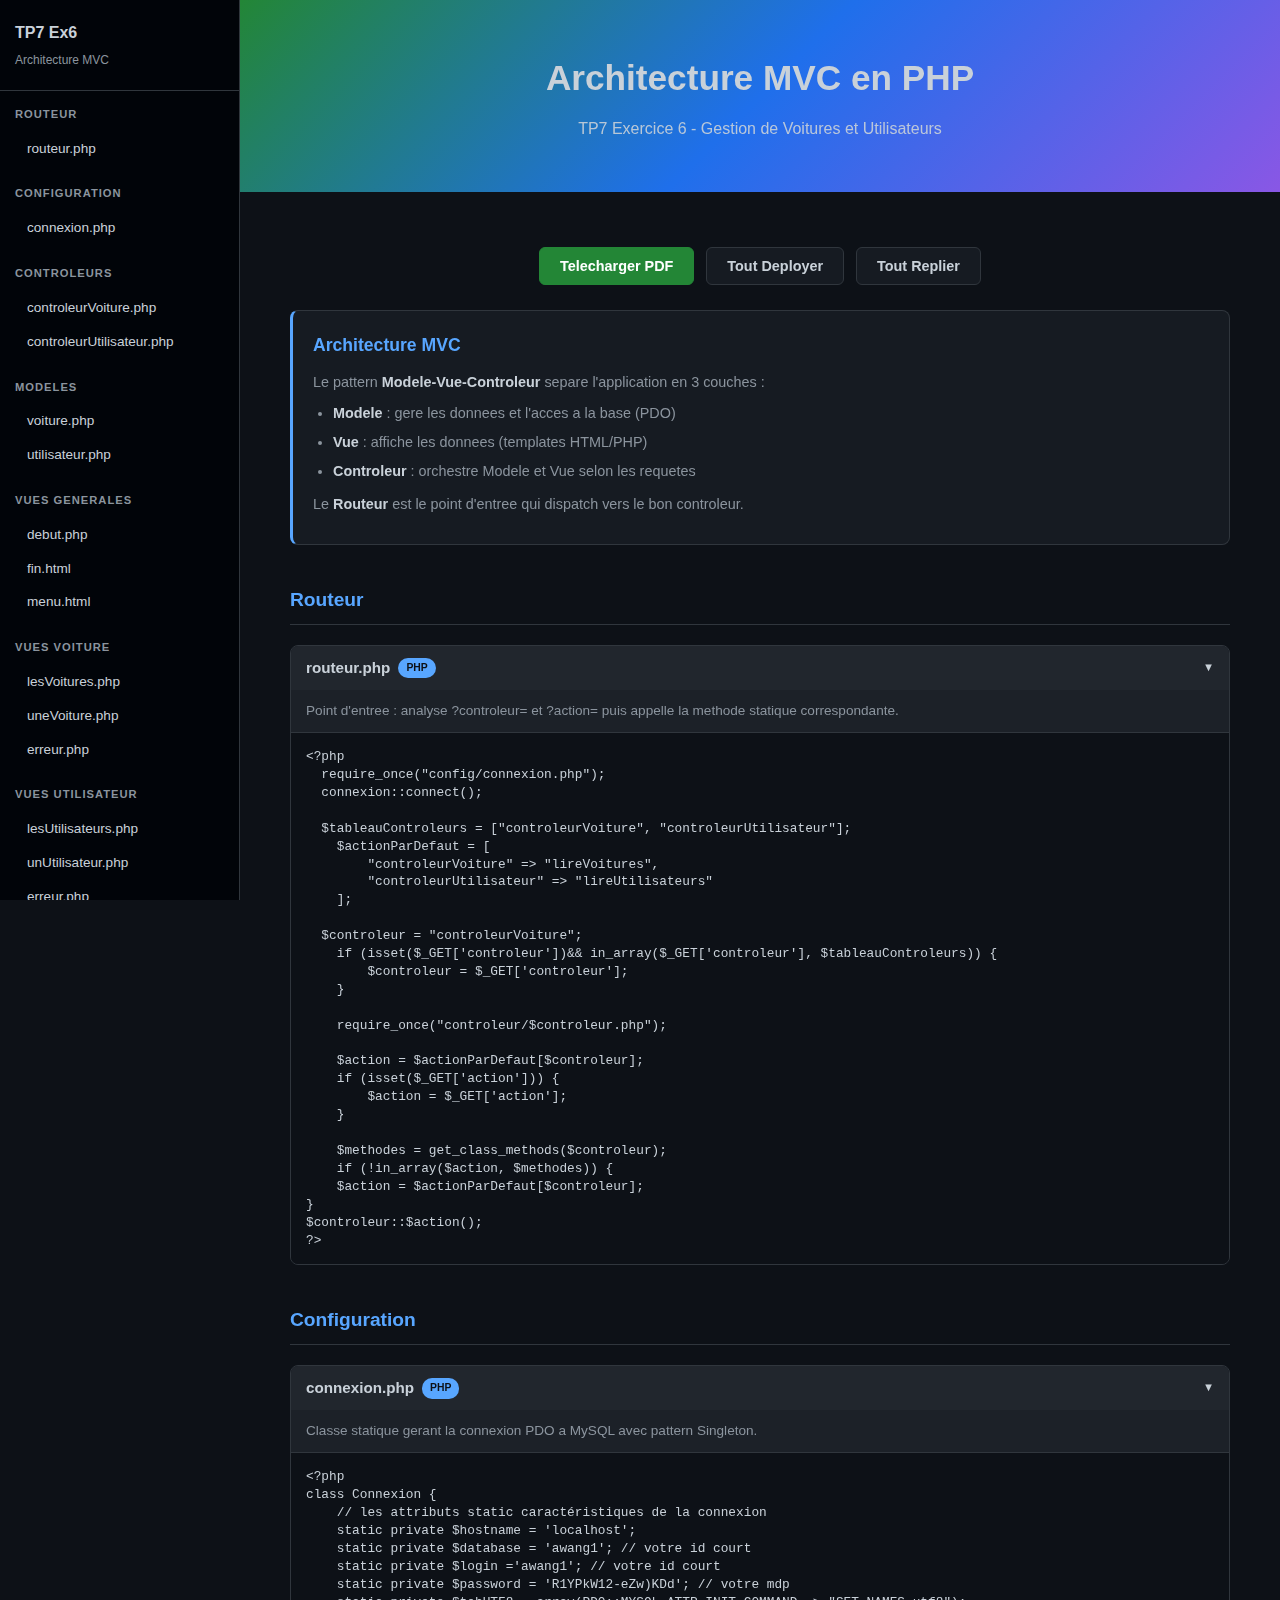
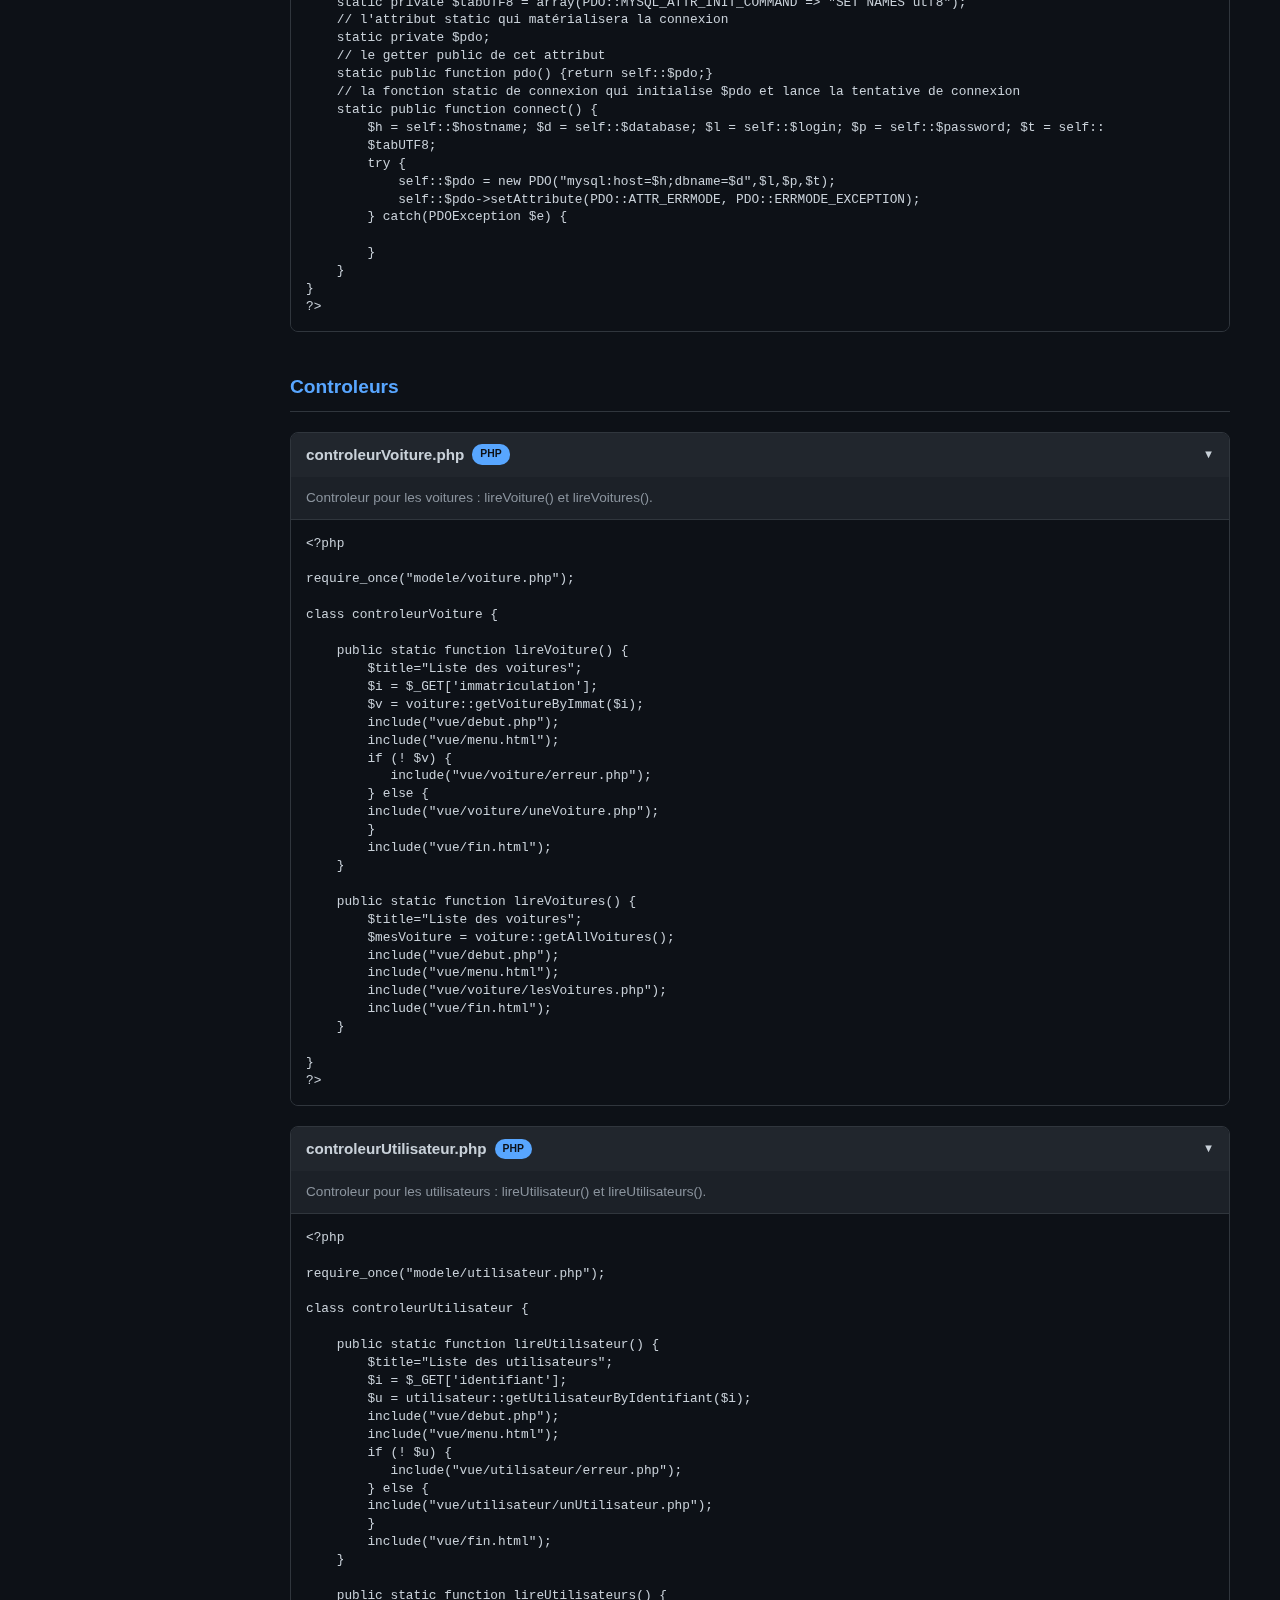
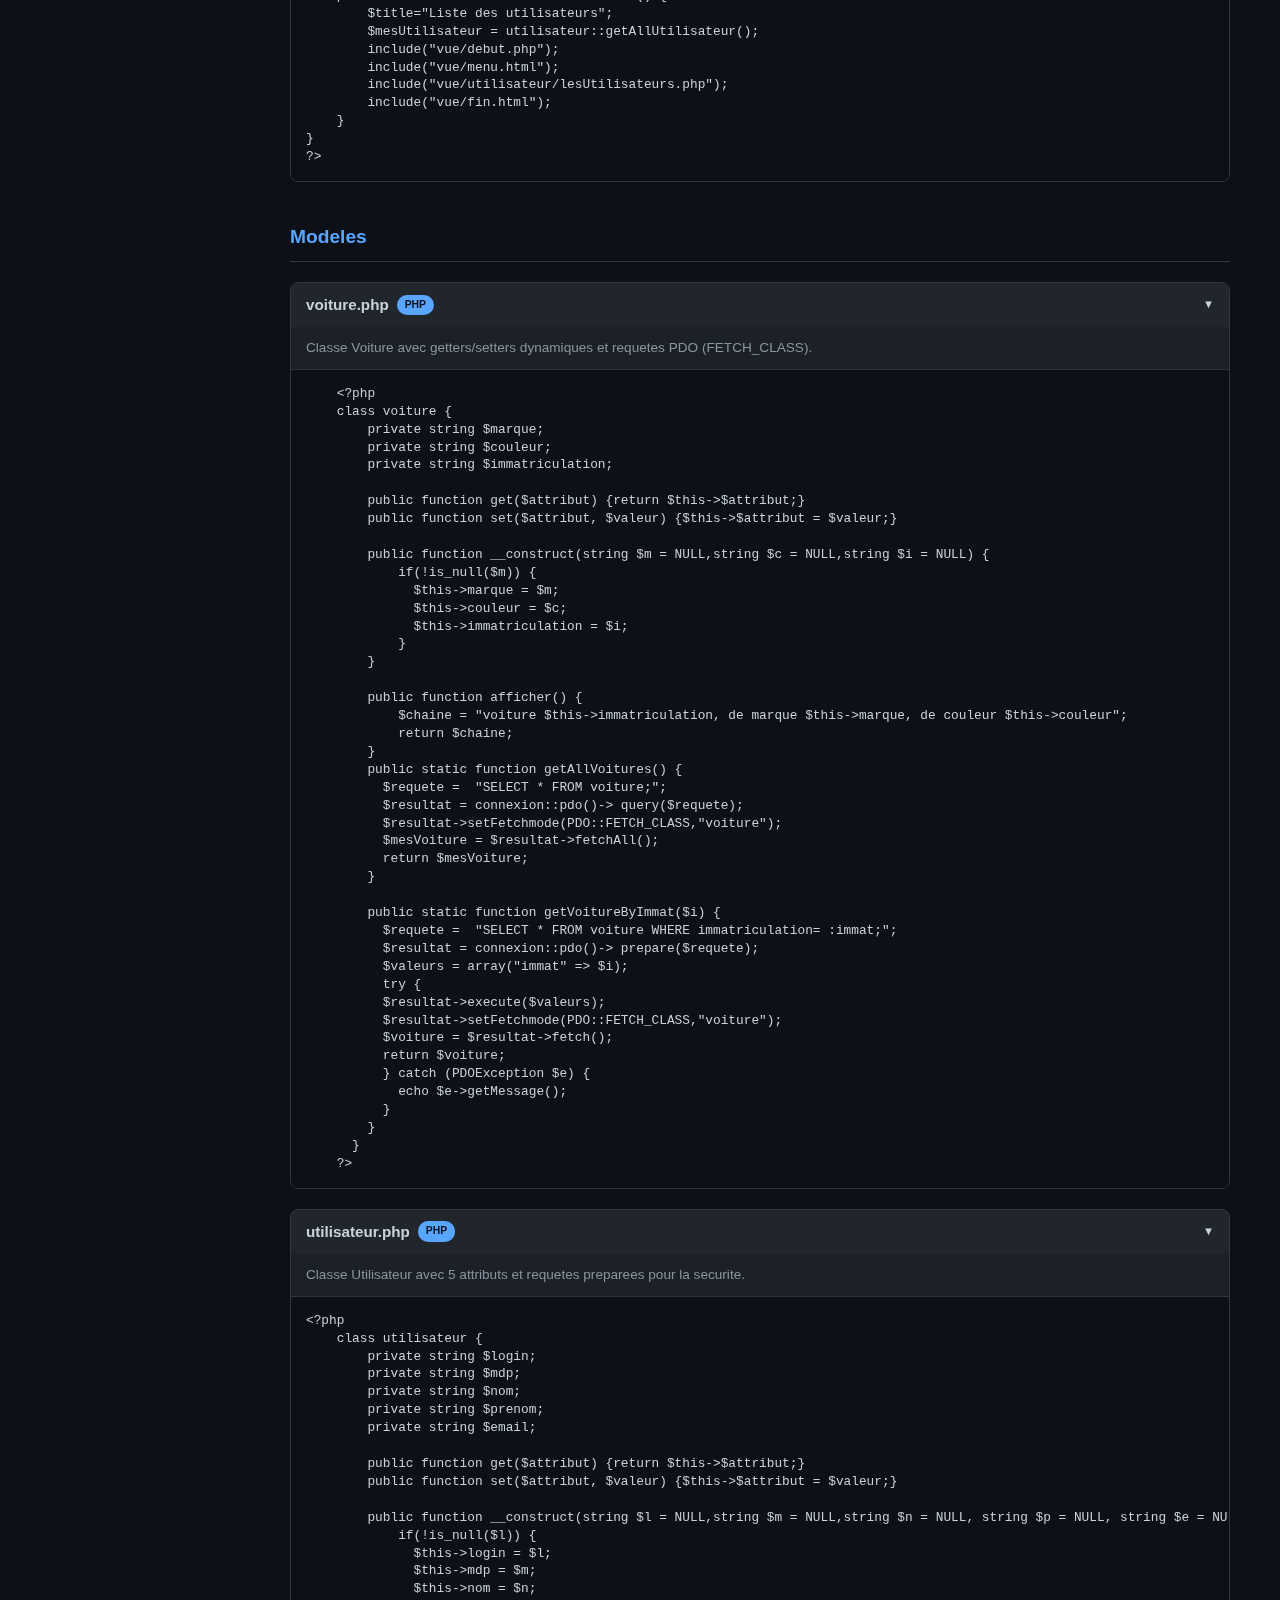
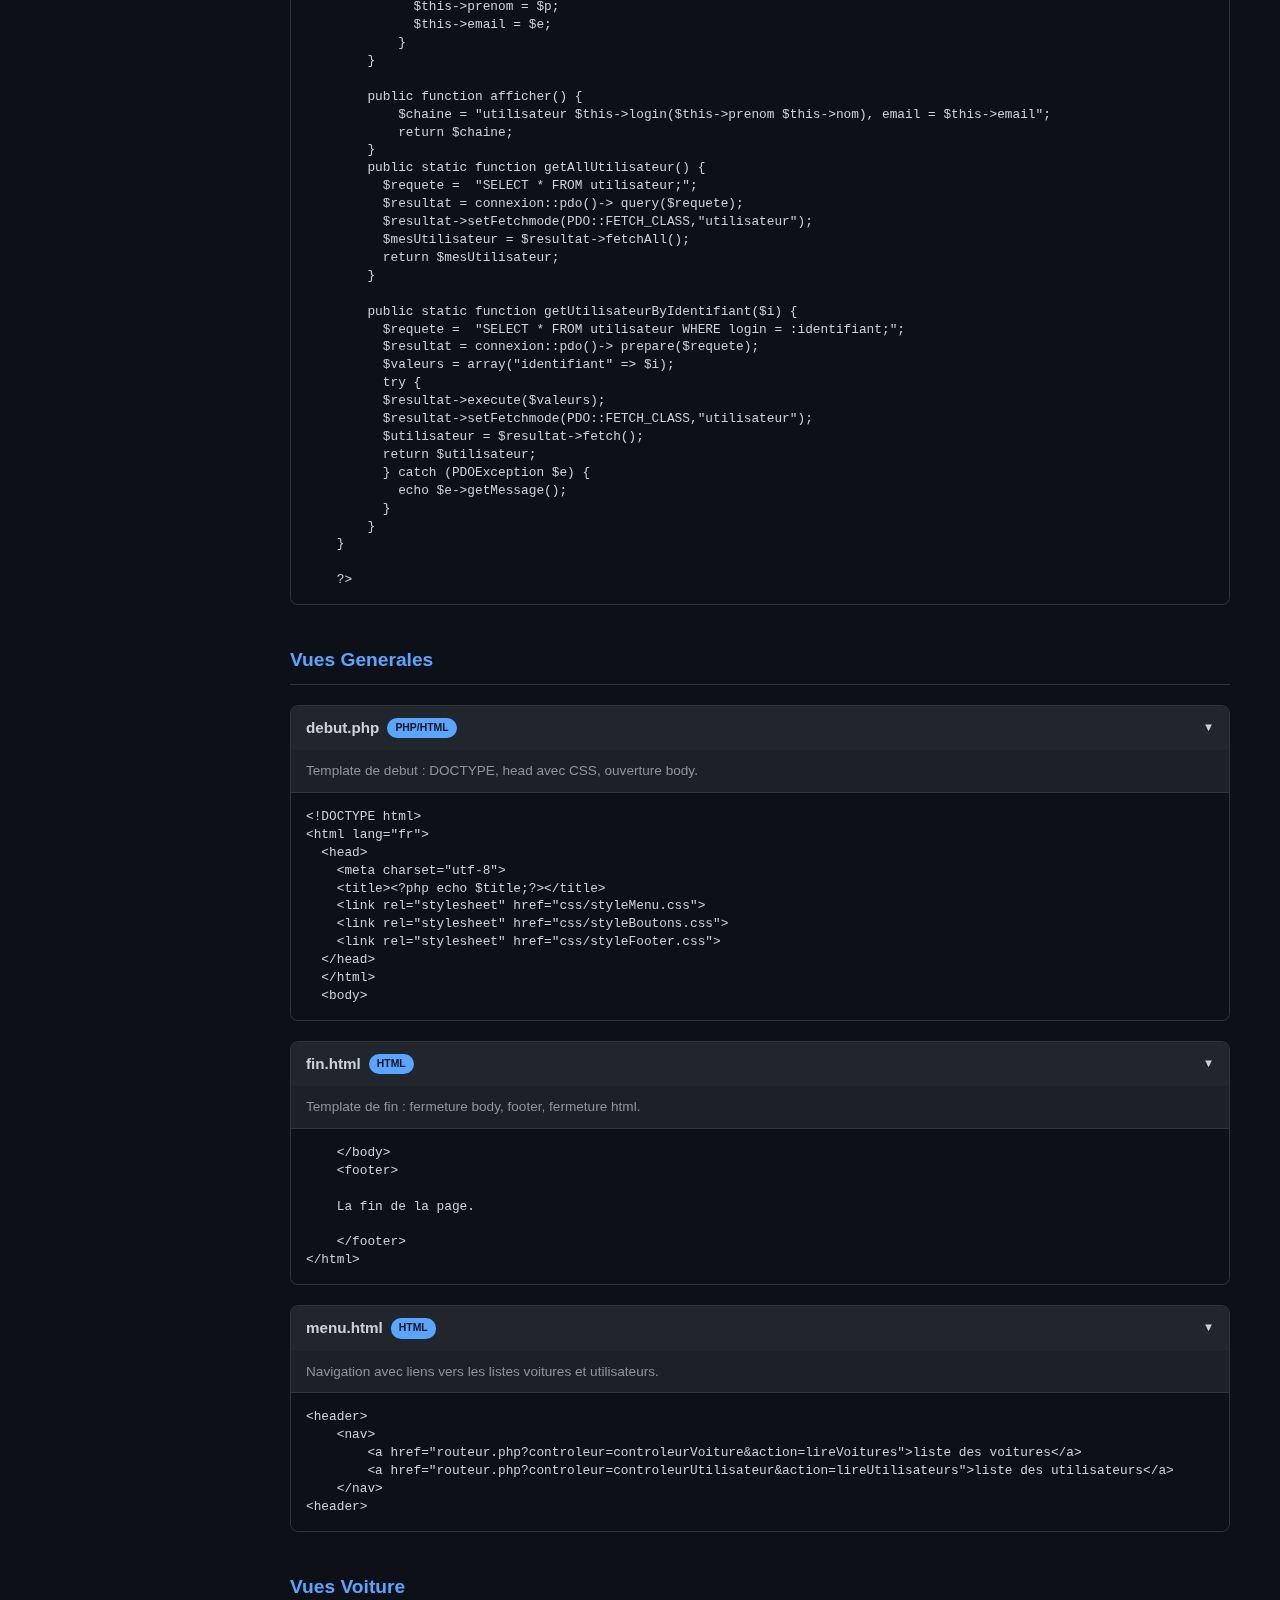
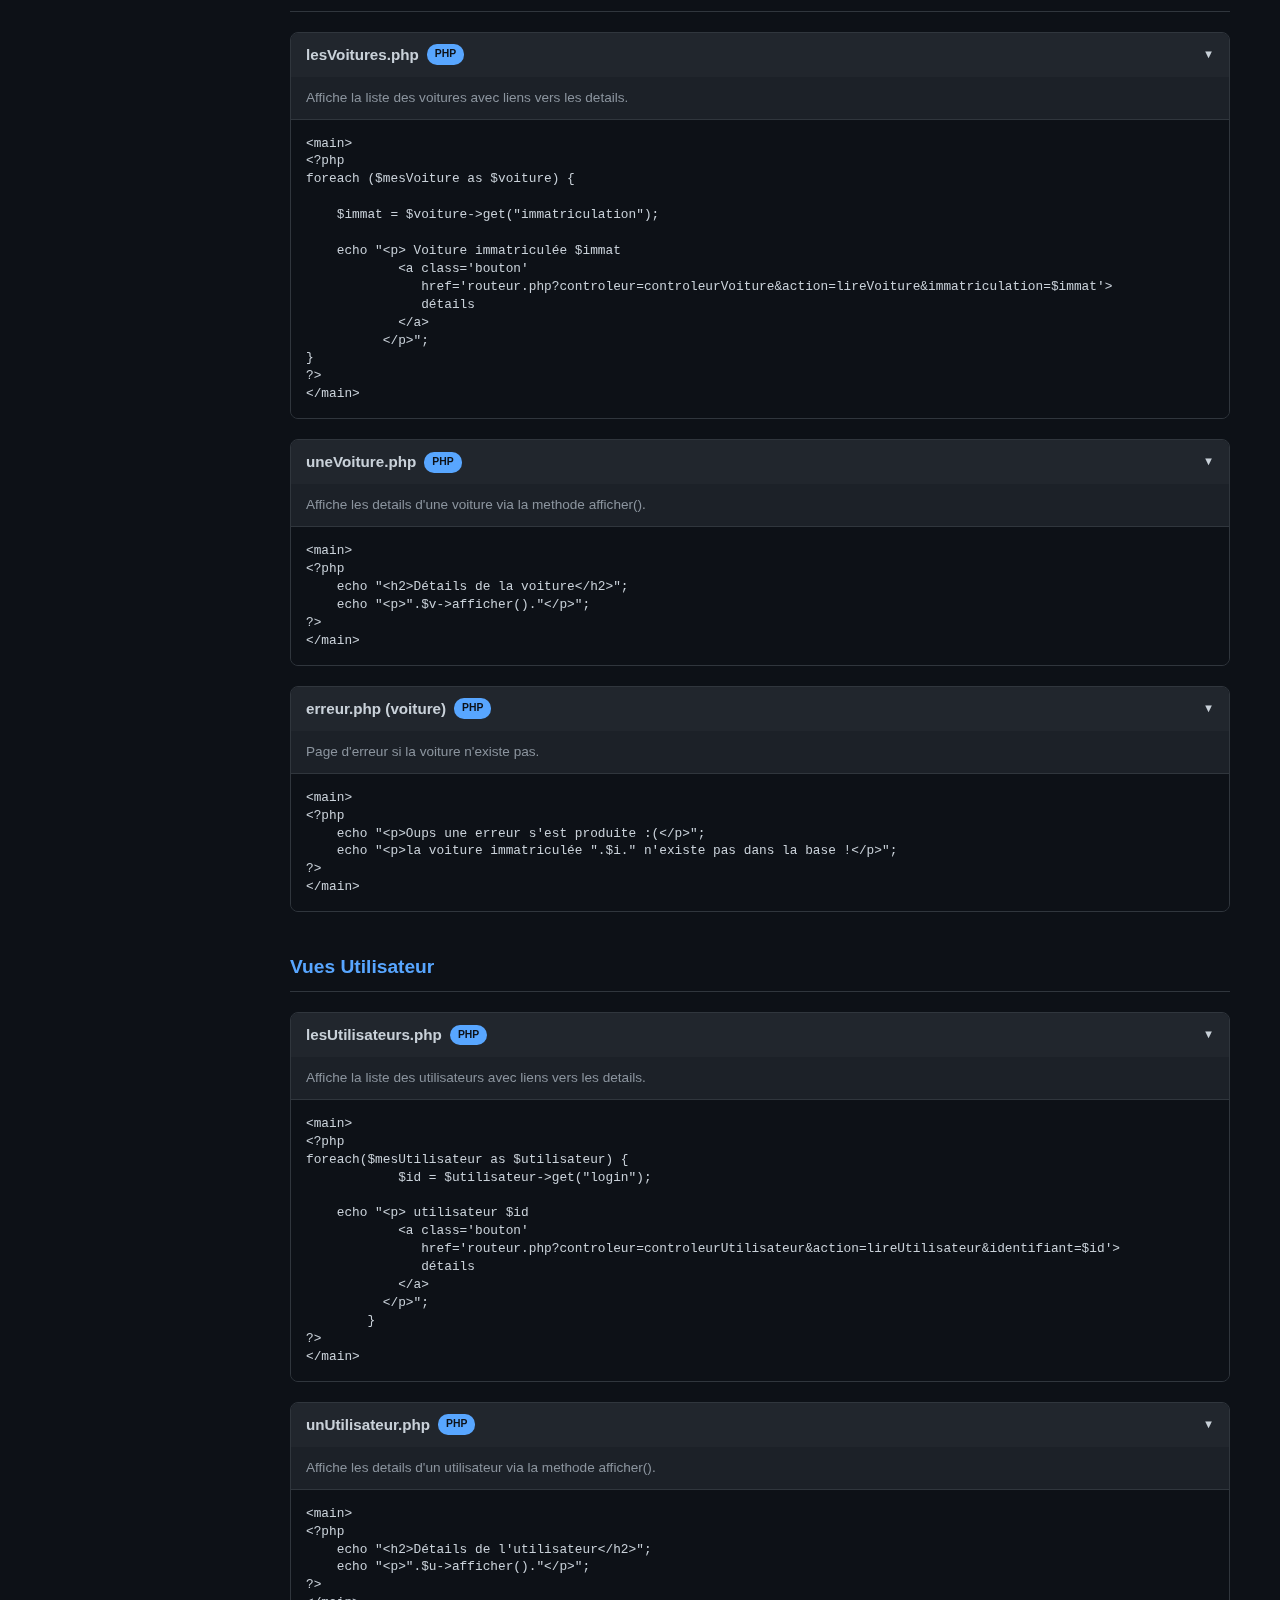
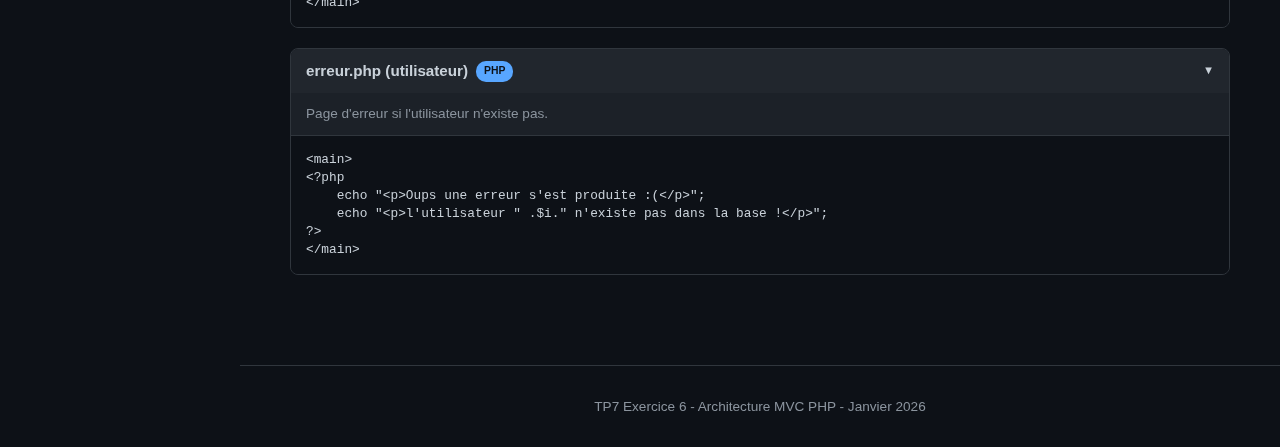
<file: showcase_code.html>
<!DOCTYPE html>
<html lang="fr">

<head>
    <meta charset="UTF-8">
    <meta name="viewport" content="width=device-width, initial-scale=1.0">
    <title>TP7 Ex6 - Code Source MVC</title>
    <style>
        :root {
            --bg-dark: #0d1117;
            --bg-card: #161b22;
            --bg-code: #0d1117;
            --sidebar-bg: #010409;
            --accent: #58a6ff;
            --accent-2: #f78166;
            --accent-3: #7ee787;
            --text: #c9d1d9;
            --text-dim: #8b949e;
            --border: #30363d;
        }

        * {
            margin: 0;
            padding: 0;
            box-sizing: border-box;
        }

        body {
            font-family: -apple-system, BlinkMacSystemFont, 'Segoe UI', Helvetica, Arial, sans-serif;
            background: var(--bg-dark);
            color: var(--text);
            line-height: 1.6;
            display: flex;
        }

        .sidebar {
            width: 240px;
            height: 100vh;
            position: fixed;
            left: 0;
            top: 0;
            background: var(--sidebar-bg);
            border-right: 1px solid var(--border);
            overflow-y: auto;
            padding: 20px 0;
            z-index: 100;
        }

        .sidebar-header {
            padding: 0 15px 20px;
            border-bottom: 1px solid var(--border);
            margin-bottom: 15px;
        }

        .sidebar-header h2 {
            font-size: 1rem;
            color: var(--text);
        }

        .sidebar-header p {
            font-size: 0.75rem;
            color: var(--text-dim);
            margin-top: 5px;
        }

        .sidebar-section {
            margin-bottom: 20px;
        }

        .sidebar-section h3 {
            font-size: 0.7rem;
            text-transform: uppercase;
            letter-spacing: 1px;
            color: var(--text-dim);
            padding: 0 15px;
            margin-bottom: 8px;
        }

        .sidebar-section a {
            display: block;
            padding: 6px 15px 6px 25px;
            color: var(--text);
            text-decoration: none;
            font-size: 0.85rem;
            transition: all 0.2s;
            border-left: 2px solid transparent;
        }

        .sidebar-section a:hover {
            background: var(--bg-card);
            border-left-color: var(--accent);
            color: var(--accent);
        }

        .sidebar-section a.active {
            background: var(--bg-card);
            border-left-color: var(--accent);
            color: var(--accent);
        }

        .main-content {
            margin-left: 240px;
            flex: 1;
            min-height: 100vh;
        }

        header {
            background: linear-gradient(135deg, #238636 0%, #1f6feb 50%, #8957e5 100%);
            padding: 50px 30px;
            text-align: center;
        }

        header h1 {
            font-size: 2.2rem;
            margin-bottom: 10px;
        }

        header p {
            font-size: 1rem;
            opacity: 0.9;
        }

        .container {
            max-width: 1000px;
            margin: 0 auto;
            padding: 30px;
        }

        .btn-container {
            display: flex;
            gap: 12px;
            justify-content: center;
            margin: 25px 0;
            flex-wrap: wrap;
        }

        .btn {
            padding: 10px 20px;
            border-radius: 6px;
            text-decoration: none;
            font-weight: 600;
            cursor: pointer;
            border: 1px solid var(--border);
            transition: all 0.2s;
            font-size: 0.9rem;
        }

        .btn-primary {
            background: #238636;
            color: white;
            border-color: #238636;
        }

        .btn-primary:hover {
            background: #2ea043;
        }

        .btn-secondary {
            background: var(--bg-card);
            color: var(--text);
        }

        .btn-secondary:hover {
            background: #21262d;
        }

        .info-box {
            background: var(--bg-card);
            border: 1px solid var(--border);
            border-radius: 8px;
            padding: 20px;
            margin: 25px 0;
            border-left: 3px solid var(--accent);
        }

        .info-box h3 {
            color: var(--accent);
            margin-bottom: 12px;
            font-size: 1.1rem;
        }

        .info-box p {
            color: var(--text-dim);
            margin-bottom: 8px;
            font-size: 0.9rem;
        }

        .info-box ul {
            margin-left: 20px;
            color: var(--text-dim);
            font-size: 0.9rem;
        }

        .info-box li {
            margin: 6px 0;
        }

        .info-box strong {
            color: var(--text);
        }

        .code-section {
            background: var(--bg-card);
            border: 1px solid var(--border);
            border-radius: 8px;
            margin: 20px 0;
            overflow: hidden;
        }

        .code-header {
            background: #21262d;
            padding: 10px 15px;
            display: flex;
            justify-content: space-between;
            align-items: center;
            cursor: pointer;
        }

        .code-header:hover {
            background: #30363d;
        }

        .code-header h3 {
            font-size: 0.95rem;
            display: flex;
            align-items: center;
            gap: 8px;
        }

        .file-badge {
            background: var(--accent);
            color: #0d1117;
            padding: 2px 8px;
            border-radius: 10px;
            font-size: 0.65rem;
            font-weight: 600;
        }

        .toggle-icon {
            transition: transform 0.2s;
            font-size: 0.7rem;
        }

        .code-section.collapsed .toggle-icon {
            transform: rotate(-90deg);
        }

        .code-section.collapsed .code-content {
            display: none;
        }

        .code-desc {
            background: #1c2128;
            padding: 10px 15px;
            border-bottom: 1px solid var(--border);
            font-size: 0.85rem;
            color: var(--text-dim);
        }

        pre {
            background: var(--bg-code);
            padding: 15px;
            overflow-x: auto;
            font-family: 'Consolas', 'Monaco', monospace;
            font-size: 0.8rem;
            line-height: 1.4;
            margin: 0;
            white-space: pre;
        }

        .category-title {
            display: flex;
            align-items: center;
            gap: 10px;
            margin: 40px 0 15px;
            padding-bottom: 8px;
            border-bottom: 1px solid var(--border);
        }

        .category-title h2 {
            font-size: 1.2rem;
            color: var(--accent);
        }

        footer {
            text-align: center;
            padding: 30px;
            color: var(--text-dim);
            border-top: 1px solid var(--border);
            margin-top: 40px;
            font-size: 0.85rem;
        }

        @media print {

            .sidebar,
            header,
            .info-box,
            .btn-container,
            .code-desc,
            footer,
            .category-title,
            .toggle-icon {
                display: none !important;
            }

            body {
                display: block;
            }

            .main-content {
                margin-left: 0;
            }

            .container {
                padding: 5px;
                max-width: 100%;
            }

            .code-section {
                margin: 4px 0;
                border: 1px solid #999;
                page-break-inside: avoid;
            }

            .code-section.collapsed .code-content {
                display: block !important;
            }

            .code-header {
                padding: 3px 8px;
                background: #ddd !important;
                -webkit-print-color-adjust: exact;
            }

            .code-header h3 {
                font-size: 7pt;
            }

            pre {
                padding: 3px 6px;
                font-size: 6pt;
                line-height: 1.15;
                background: #f5f5f5 !important;
                color: #000 !important;
            }
        }

        @media (max-width: 900px) {
            .sidebar {
                width: 200px;
            }

            .main-content {
                margin-left: 200px;
            }
        }

        @media (max-width: 700px) {
            .sidebar {
                display: none;
            }

            .main-content {
                margin-left: 0;
            }
        }
    </style>
</head>

<body>

    <aside class="sidebar">
        <div class="sidebar-header">
            <h2>TP7 Ex6</h2>
            <p>Architecture MVC</p>
        </div>

        <div class="sidebar-section">
            <h3>Routeur</h3>
            <a href="#routeur">routeur.php</a>
        </div>

        <div class="sidebar-section">
            <h3>Configuration</h3>
            <a href="#connexion">connexion.php</a>
        </div>

        <div class="sidebar-section">
            <h3>Controleurs</h3>
            <a href="#ctrl-voiture">controleurVoiture.php</a>
            <a href="#ctrl-utilisateur">controleurUtilisateur.php</a>
        </div>

        <div class="sidebar-section">
            <h3>Modeles</h3>
            <a href="#model-voiture">voiture.php</a>
            <a href="#model-utilisateur">utilisateur.php</a>
        </div>

        <div class="sidebar-section">
            <h3>Vues Generales</h3>
            <a href="#vue-debut">debut.php</a>
            <a href="#vue-fin">fin.html</a>
            <a href="#vue-menu">menu.html</a>
        </div>

        <div class="sidebar-section">
            <h3>Vues Voiture</h3>
            <a href="#vue-lesvoitures">lesVoitures.php</a>
            <a href="#vue-unevoiture">uneVoiture.php</a>
            <a href="#vue-erreur-v">erreur.php</a>
        </div>

        <div class="sidebar-section">
            <h3>Vues Utilisateur</h3>
            <a href="#vue-lesutilisateurs">lesUtilisateurs.php</a>
            <a href="#vue-unutilisateur">unUtilisateur.php</a>
            <a href="#vue-erreur-u">erreur.php</a>
        </div>
    </aside>

    <div class="main-content">
        <header>
            <h1>Architecture MVC en PHP</h1>
            <p>TP7 Exercice 6 - Gestion de Voitures et Utilisateurs</p>
        </header>

        <div class="container">

            <div class="btn-container">
                <button class="btn btn-primary" onclick="window.print()">Telecharger PDF</button>
                <button class="btn btn-secondary" onclick="toggleAll(true)">Tout Deployer</button>
                <button class="btn btn-secondary" onclick="toggleAll(false)">Tout Replier</button>
            </div>

            <div class="info-box">
                <h3>Architecture MVC</h3>
                <p>Le pattern <strong>Modele-Vue-Controleur</strong> separe l'application en 3 couches :</p>
                <ul>
                    <li><strong>Modele</strong> : gere les donnees et l'acces a la base (PDO)</li>
                    <li><strong>Vue</strong> : affiche les donnees (templates HTML/PHP)</li>
                    <li><strong>Controleur</strong> : orchestre Modele et Vue selon les requetes</li>
                </ul>
                <p style="margin-top:10px">Le <strong>Routeur</strong> est le point d'entree qui dispatch vers le bon
                    controleur.</p>
            </div>

            <!-- ROUTEUR -->
            <div class="category-title" id="cat-routeur">
                <h2>Routeur</h2>
            </div>

            <div class="code-section" id="routeur">
                <div class="code-header" onclick="toggleCode(this)">
                    <h3>routeur.php <span class="file-badge">PHP</span></h3>
                    <span class="toggle-icon">▼</span>
                </div>
                <div class="code-content">
                    <div class="code-desc">Point d'entree : analyse ?controleur= et ?action= puis appelle la methode
                        statique correspondante.</div>
                    <pre>&lt;?php
  require_once("config/connexion.php");
  connexion::connect();

  $tableauControleurs = ["controleurVoiture", "controleurUtilisateur"];
    $actionParDefaut = [
        "controleurVoiture" =&gt; "lireVoitures",
        "controleurUtilisateur" =&gt; "lireUtilisateurs"
    ];

  $controleur = "controleurVoiture";
    if (isset($_GET['controleur'])&amp;&amp; in_array($_GET['controleur'], $tableauControleurs)) {
        $controleur = $_GET['controleur'];
    }

    require_once("controleur/$controleur.php");

    $action = $actionParDefaut[$controleur];
    if (isset($_GET['action'])) {
        $action = $_GET['action'];
    }
    
    $methodes = get_class_methods($controleur);
    if (!in_array($action, $methodes)) {
    $action = $actionParDefaut[$controleur];
}
$controleur::$action();
?&gt;</pre>
                </div>
            </div>

            <!-- CONFIG -->
            <div class="category-title" id="cat-config">
                <h2>Configuration</h2>
            </div>

            <div class="code-section" id="connexion">
                <div class="code-header" onclick="toggleCode(this)">
                    <h3>connexion.php <span class="file-badge">PHP</span></h3>
                    <span class="toggle-icon">▼</span>
                </div>
                <div class="code-content">
                    <div class="code-desc">Classe statique gerant la connexion PDO a MySQL avec pattern Singleton.</div>
                    <pre>&lt;?php
class Connexion {
    // les attributs static caractéristiques de la connexion
    static private $hostname = 'localhost';
    static private $database = 'awang1'; // votre id court
    static private $login ='awang1'; // votre id court
    static private $password = 'R1YPkW12-eZw)KDd'; // votre mdp
    static private $tabUTF8 = array(PDO::MYSQL_ATTR_INIT_COMMAND =&gt; "SET NAMES utf8");
    // l'attribut static qui matérialisera la connexion
    static private $pdo;
    // le getter public de cet attribut
    static public function pdo() {return self::$pdo;}
    // la fonction static de connexion qui initialise $pdo et lance la tentative de connexion
    static public function connect() {
        $h = self::$hostname; $d = self::$database; $l = self::$login; $p = self::$password; $t = self::
        $tabUTF8;
        try {
            self::$pdo = new PDO("mysql:host=$h;dbname=$d",$l,$p,$t);
            self::$pdo-&gt;setAttribute(PDO::ATTR_ERRMODE, PDO::ERRMODE_EXCEPTION);
        } catch(PDOException $e) {
        
        } 
    } 
}
?&gt;</pre>
                </div>
            </div>

            <!-- CONTROLEURS -->
            <div class="category-title" id="cat-controleurs">
                <h2>Controleurs</h2>
            </div>

            <div class="code-section" id="ctrl-voiture">
                <div class="code-header" onclick="toggleCode(this)">
                    <h3>controleurVoiture.php <span class="file-badge">PHP</span></h3>
                    <span class="toggle-icon">▼</span>
                </div>
                <div class="code-content">
                    <div class="code-desc">Controleur pour les voitures : lireVoiture() et lireVoitures().</div>
                    <pre>&lt;?php

require_once("modele/voiture.php");

class controleurVoiture {

    public static function lireVoiture() {
        $title="Liste des voitures";
        $i = $_GET['immatriculation'];
        $v = voiture::getVoitureByImmat($i);
        include("vue/debut.php");
        include("vue/menu.html");
        if (! $v) {
           include("vue/voiture/erreur.php");
        } else {
        include("vue/voiture/uneVoiture.php");
        }
        include("vue/fin.html");
    }

    public static function lireVoitures() {
        $title="Liste des voitures";
        $mesVoiture = voiture::getAllVoitures();
        include("vue/debut.php");
        include("vue/menu.html");
        include("vue/voiture/lesVoitures.php");
        include("vue/fin.html");
    }

}
?&gt;</pre>
                </div>
            </div>

            <div class="code-section" id="ctrl-utilisateur">
                <div class="code-header" onclick="toggleCode(this)">
                    <h3>controleurUtilisateur.php <span class="file-badge">PHP</span></h3>
                    <span class="toggle-icon">▼</span>
                </div>
                <div class="code-content">
                    <div class="code-desc">Controleur pour les utilisateurs : lireUtilisateur() et lireUtilisateurs().
                    </div>
                    <pre>&lt;?php

require_once("modele/utilisateur.php");

class controleurUtilisateur {

    public static function lireUtilisateur() {
        $title="Liste des utilisateurs";
        $i = $_GET['identifiant'];
        $u = utilisateur::getUtilisateurByIdentifiant($i);
        include("vue/debut.php");
        include("vue/menu.html");
        if (! $u) {
           include("vue/utilisateur/erreur.php");
        } else {
        include("vue/utilisateur/unUtilisateur.php");
        }
        include("vue/fin.html");
    }

    public static function lireUtilisateurs() {
        $title="Liste des utilisateurs";
        $mesUtilisateur = utilisateur::getAllUtilisateur();
        include("vue/debut.php");
        include("vue/menu.html");
        include("vue/utilisateur/lesUtilisateurs.php");
        include("vue/fin.html");
    }
}
?&gt;</pre>
                </div>
            </div>

            <!-- MODELES -->
            <div class="category-title" id="cat-modeles">
                <h2>Modeles</h2>
            </div>

            <div class="code-section" id="model-voiture">
                <div class="code-header" onclick="toggleCode(this)">
                    <h3>voiture.php <span class="file-badge">PHP</span></h3>
                    <span class="toggle-icon">▼</span>
                </div>
                <div class="code-content">
                    <div class="code-desc">Classe Voiture avec getters/setters dynamiques et requetes PDO (FETCH_CLASS).
                    </div>
                    <pre>
    &lt;?php
    class voiture {
        private string $marque;
        private string $couleur;
        private string $immatriculation;

        public function get($attribut) {return $this-&gt;$attribut;}
        public function set($attribut, $valeur) {$this-&gt;$attribut = $valeur;}

        public function __construct(string $m = NULL,string $c = NULL,string $i = NULL) {
            if(!is_null($m)) {
              $this-&gt;marque = $m;
              $this-&gt;couleur = $c;
              $this-&gt;immatriculation = $i;
            }
        }

        public function afficher() {
            $chaine = "voiture $this-&gt;immatriculation, de marque $this-&gt;marque, de couleur $this-&gt;couleur";
            return $chaine;
        }
        public static function getAllVoitures() {
          $requete =  "SELECT * FROM voiture;";
          $resultat = connexion::pdo()-&gt; query($requete);
          $resultat-&gt;setFetchmode(PDO::FETCH_CLASS,"voiture");
          $mesVoiture = $resultat-&gt;fetchAll();
          return $mesVoiture;
        }

        public static function getVoitureByImmat($i) {
          $requete =  "SELECT * FROM voiture WHERE immatriculation= :immat;";
          $resultat = connexion::pdo()-&gt; prepare($requete);
          $valeurs = array("immat" =&gt; $i);
          try {
          $resultat-&gt;execute($valeurs);
          $resultat-&gt;setFetchmode(PDO::FETCH_CLASS,"voiture");
          $voiture = $resultat-&gt;fetch();
          return $voiture;
          } catch (PDOException $e) {
            echo $e-&gt;getMessage();
          }
        }
      }
    ?&gt;</pre>
                </div>
            </div>

            <div class="code-section" id="model-utilisateur">
                <div class="code-header" onclick="toggleCode(this)">
                    <h3>utilisateur.php <span class="file-badge">PHP</span></h3>
                    <span class="toggle-icon">▼</span>
                </div>
                <div class="code-content">
                    <div class="code-desc">Classe Utilisateur avec 5 attributs et requetes preparees pour la securite.
                    </div>
                    <pre>&lt;?php
    class utilisateur {
        private string $login;
        private string $mdp;
        private string $nom;
        private string $prenom;
        private string $email;

        public function get($attribut) {return $this-&gt;$attribut;}
        public function set($attribut, $valeur) {$this-&gt;$attribut = $valeur;}

        public function __construct(string $l = NULL,string $m = NULL,string $n = NULL, string $p = NULL, string $e = NULL) {
            if(!is_null($l)) {
              $this-&gt;login = $l;
              $this-&gt;mdp = $m;
              $this-&gt;nom = $n;
              $this-&gt;prenom = $p;
              $this-&gt;email = $e;
            }
        }

        public function afficher() {
            $chaine = "utilisateur $this-&gt;login($this-&gt;prenom $this-&gt;nom), email = $this-&gt;email";
            return $chaine;
        }
        public static function getAllUtilisateur() {
          $requete =  "SELECT * FROM utilisateur;";
          $resultat = connexion::pdo()-&gt; query($requete);
          $resultat-&gt;setFetchmode(PDO::FETCH_CLASS,"utilisateur");
          $mesUtilisateur = $resultat-&gt;fetchAll();
          return $mesUtilisateur;
        }

        public static function getUtilisateurByIdentifiant($i) {
          $requete =  "SELECT * FROM utilisateur WHERE login = :identifiant;";
          $resultat = connexion::pdo()-&gt; prepare($requete);
          $valeurs = array("identifiant" =&gt; $i);
          try {
          $resultat-&gt;execute($valeurs);
          $resultat-&gt;setFetchmode(PDO::FETCH_CLASS,"utilisateur");
          $utilisateur = $resultat-&gt;fetch();
          return $utilisateur;
          } catch (PDOException $e) {
            echo $e-&gt;getMessage();
          }
        }
    }

    ?&gt;</pre>
                </div>
            </div>

            <!-- VUES GENERALES -->
            <div class="category-title" id="cat-vues-gen">
                <h2>Vues Generales</h2>
            </div>

            <div class="code-section" id="vue-debut">
                <div class="code-header" onclick="toggleCode(this)">
                    <h3>debut.php <span class="file-badge">PHP/HTML</span></h3>
                    <span class="toggle-icon">▼</span>
                </div>
                <div class="code-content">
                    <div class="code-desc">Template de debut : DOCTYPE, head avec CSS, ouverture body.</div>
                    <pre>&lt;!DOCTYPE html&gt;
&lt;html lang="fr"&gt;
  &lt;head&gt;
    &lt;meta charset="utf-8"&gt;
    &lt;title&gt;&lt;?php echo $title;?&gt;&lt;/title&gt;
    &lt;link rel="stylesheet" href="css/styleMenu.css"&gt;
    &lt;link rel="stylesheet" href="css/styleBoutons.css"&gt;
    &lt;link rel="stylesheet" href="css/styleFooter.css"&gt;
  &lt;/head&gt;
  &lt;/html&gt;
  &lt;body&gt;</pre>
                </div>
            </div>

            <div class="code-section" id="vue-fin">
                <div class="code-header" onclick="toggleCode(this)">
                    <h3>fin.html <span class="file-badge">HTML</span></h3>
                    <span class="toggle-icon">▼</span>
                </div>
                <div class="code-content">
                    <div class="code-desc">Template de fin : fermeture body, footer, fermeture html.</div>
                    <pre>    &lt;/body&gt;
    &lt;footer&gt;

    La fin de la page.

    &lt;/footer&gt;
&lt;/html&gt;</pre>
                </div>
            </div>

            <div class="code-section" id="vue-menu">
                <div class="code-header" onclick="toggleCode(this)">
                    <h3>menu.html <span class="file-badge">HTML</span></h3>
                    <span class="toggle-icon">▼</span>
                </div>
                <div class="code-content">
                    <div class="code-desc">Navigation avec liens vers les listes voitures et utilisateurs.</div>
                    <pre>&lt;header&gt;
    &lt;nav&gt;
        &lt;a href="routeur.php?controleur=controleurVoiture&amp;action=lireVoitures"&gt;liste des voitures&lt;/a&gt;
        &lt;a href="routeur.php?controleur=controleurUtilisateur&amp;action=lireUtilisateurs"&gt;liste des utilisateurs&lt;/a&gt;
    &lt;/nav&gt;
&lt;header&gt;</pre>
                </div>
            </div>

            <!-- VUES VOITURE -->
            <div class="category-title" id="cat-vues-voiture">
                <h2>Vues Voiture</h2>
            </div>

            <div class="code-section" id="vue-lesvoitures">
                <div class="code-header" onclick="toggleCode(this)">
                    <h3>lesVoitures.php <span class="file-badge">PHP</span></h3>
                    <span class="toggle-icon">▼</span>
                </div>
                <div class="code-content">
                    <div class="code-desc">Affiche la liste des voitures avec liens vers les details.</div>
                    <pre>&lt;main&gt;
&lt;?php
foreach ($mesVoiture as $voiture) {

    $immat = $voiture-&gt;get("immatriculation");

    echo "&lt;p&gt; Voiture immatriculée $immat 
            &lt;a class='bouton' 
               href='routeur.php?controleur=controleurVoiture&amp;action=lireVoiture&amp;immatriculation=$immat'&gt;
               détails
            &lt;/a&gt;
          &lt;/p&gt;";
}
?&gt;
&lt;/main&gt;</pre>
                </div>
            </div>

            <div class="code-section" id="vue-unevoiture">
                <div class="code-header" onclick="toggleCode(this)">
                    <h3>uneVoiture.php <span class="file-badge">PHP</span></h3>
                    <span class="toggle-icon">▼</span>
                </div>
                <div class="code-content">
                    <div class="code-desc">Affiche les details d'une voiture via la methode afficher().</div>
                    <pre>&lt;main&gt;
&lt;?php
    echo "&lt;h2&gt;Détails de la voiture&lt;/h2&gt;";
    echo "&lt;p&gt;".$v-&gt;afficher()."&lt;/p&gt;";
?&gt;
&lt;/main&gt;</pre>
                </div>
            </div>

            <div class="code-section" id="vue-erreur-v">
                <div class="code-header" onclick="toggleCode(this)">
                    <h3>erreur.php (voiture) <span class="file-badge">PHP</span></h3>
                    <span class="toggle-icon">▼</span>
                </div>
                <div class="code-content">
                    <div class="code-desc">Page d'erreur si la voiture n'existe pas.</div>
                    <pre>&lt;main&gt;
&lt;?php
    echo "&lt;p&gt;Oups une erreur s'est produite :(&lt;/p&gt;";
    echo "&lt;p&gt;la voiture immatriculée ".$i." n'existe pas dans la base !&lt;/p&gt;";
?&gt;
&lt;/main&gt;</pre>
                </div>
            </div>

            <!-- VUES UTILISATEUR -->
            <div class="category-title" id="cat-vues-utilisateur">
                <h2>Vues Utilisateur</h2>
            </div>

            <div class="code-section" id="vue-lesutilisateurs">
                <div class="code-header" onclick="toggleCode(this)">
                    <h3>lesUtilisateurs.php <span class="file-badge">PHP</span></h3>
                    <span class="toggle-icon">▼</span>
                </div>
                <div class="code-content">
                    <div class="code-desc">Affiche la liste des utilisateurs avec liens vers les details.</div>
                    <pre>&lt;main&gt;
&lt;?php
foreach($mesUtilisateur as $utilisateur) {
            $id = $utilisateur-&gt;get("login");

    echo "&lt;p&gt; utilisateur $id 
            &lt;a class='bouton' 
               href='routeur.php?controleur=controleurUtilisateur&amp;action=lireUtilisateur&amp;identifiant=$id'&gt;
               détails
            &lt;/a&gt;
          &lt;/p&gt;";
        }
?&gt;
&lt;/main&gt;</pre>
                </div>
            </div>

            <div class="code-section" id="vue-unutilisateur">
                <div class="code-header" onclick="toggleCode(this)">
                    <h3>unUtilisateur.php <span class="file-badge">PHP</span></h3>
                    <span class="toggle-icon">▼</span>
                </div>
                <div class="code-content">
                    <div class="code-desc">Affiche les details d'un utilisateur via la methode afficher().</div>
                    <pre>&lt;main&gt;
&lt;?php
    echo "&lt;h2&gt;Détails de l'utilisateur&lt;/h2&gt;";
    echo "&lt;p&gt;".$u-&gt;afficher()."&lt;/p&gt;";
?&gt;
&lt;/main&gt;</pre>
                </div>
            </div>

            <div class="code-section" id="vue-erreur-u">
                <div class="code-header" onclick="toggleCode(this)">
                    <h3>erreur.php (utilisateur) <span class="file-badge">PHP</span></h3>
                    <span class="toggle-icon">▼</span>
                </div>
                <div class="code-content">
                    <div class="code-desc">Page d'erreur si l'utilisateur n'existe pas.</div>
                    <pre>&lt;main&gt;
&lt;?php
    echo "&lt;p&gt;Oups une erreur s'est produite :(&lt;/p&gt;";
    echo "&lt;p&gt;l'utilisateur " .$i." n'existe pas dans la base !&lt;/p&gt;";
?&gt;
&lt;/main&gt;</pre>
                </div>
            </div>

        </div>

        <footer>
            <p>TP7 Exercice 6 - Architecture MVC PHP - Janvier 2026</p>
        </footer>
    </div>

    <script>
        function toggleCode(header) {
            header.parentElement.classList.toggle('collapsed');
        }

        function toggleAll(expand) {
            document.querySelectorAll('.code-section').forEach(s => {
                if (expand) s.classList.remove('collapsed');
                else s.classList.add('collapsed');
            });
        }

        // Highlight active sidebar link on scroll
        document.addEventListener('scroll', () => {
            const sections = document.querySelectorAll('.code-section');
            let current = '';
            sections.forEach(section => {
                const top = section.offsetTop - 100;
                if (window.scrollY >= top) current = section.id;
            });
            document.querySelectorAll('.sidebar-section a').forEach(a => {
                a.classList.remove('active');
                if (a.getAttribute('href') === '#' + current) a.classList.add('active');
            });
        });

        // Smooth scroll for sidebar links
        document.querySelectorAll('.sidebar-section a').forEach(a => {
            a.addEventListener('click', e => {
                e.preventDefault();
                const target = document.querySelector(a.getAttribute('href'));
                if (target) {
                    target.classList.remove('collapsed');
                    target.scrollIntoView({ behavior: 'smooth', block: 'start' });
                }
            });
        });
    </script>

</body>

</html>
</file>
